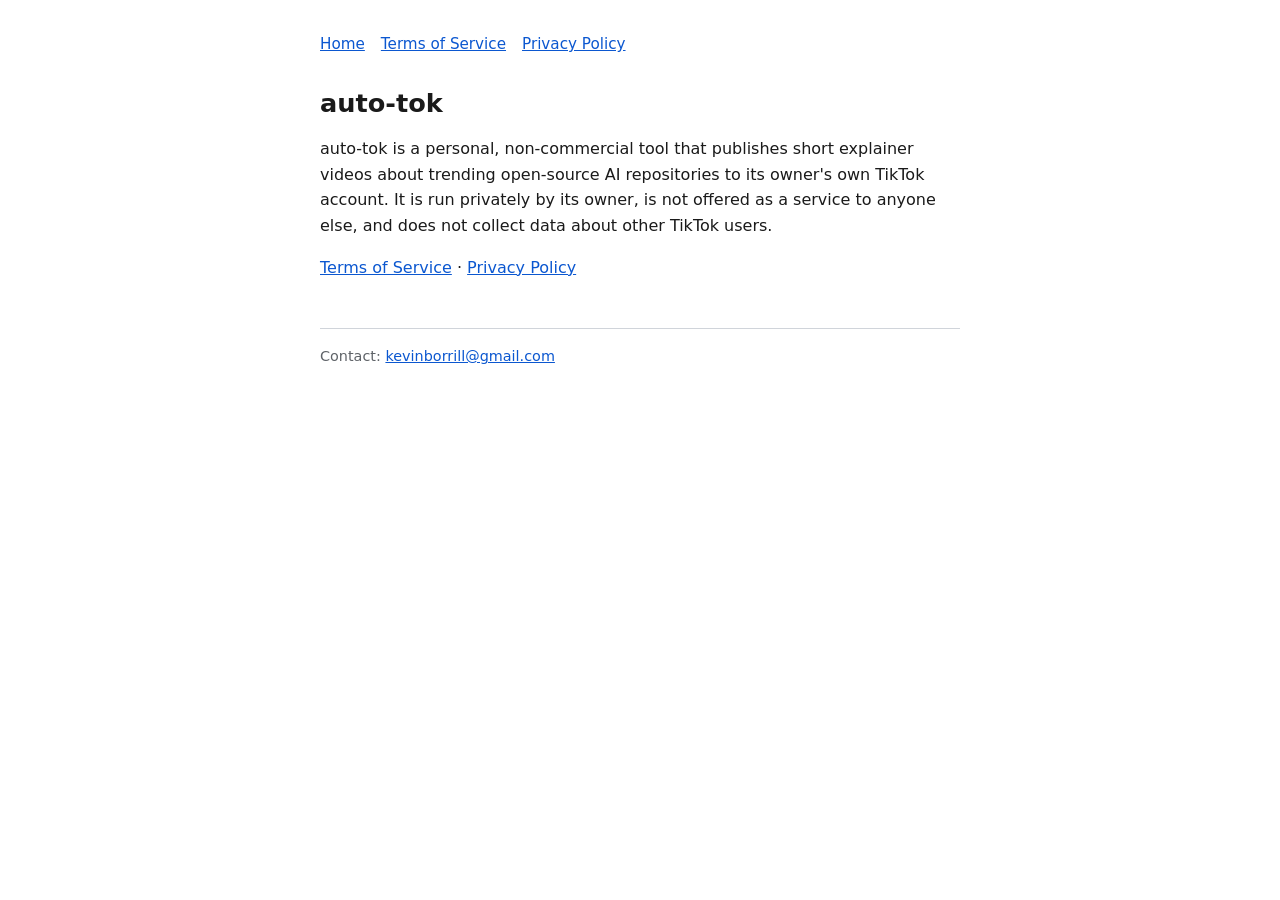
<file: index.html>
<!doctype html>
<html lang="en">
<head>
<meta charset="utf-8">
<meta name="viewport" content="width=device-width, initial-scale=1">
<title>auto-tok</title>
<link rel="stylesheet" href="style.css">
</head>
<body>
<main>
<nav><a href="./">Home</a><a href="terms.html">Terms of Service</a><a href="privacy.html">Privacy Policy</a></nav>
<h1>auto-tok</h1>
<p>auto-tok is a personal, non-commercial tool that publishes short explainer videos about trending open-source AI repositories to its owner's own TikTok account. It is run privately by its owner, is not offered as a service to anyone else, and does not collect data about other TikTok users.</p>
<p><a href="terms.html">Terms of Service</a> · <a href="privacy.html">Privacy Policy</a></p>
<footer class="muted">Contact: <a href="mailto:kevinborrill@gmail.com">kevinborrill@gmail.com</a></footer>
</main>
</body>
</html>
</file>
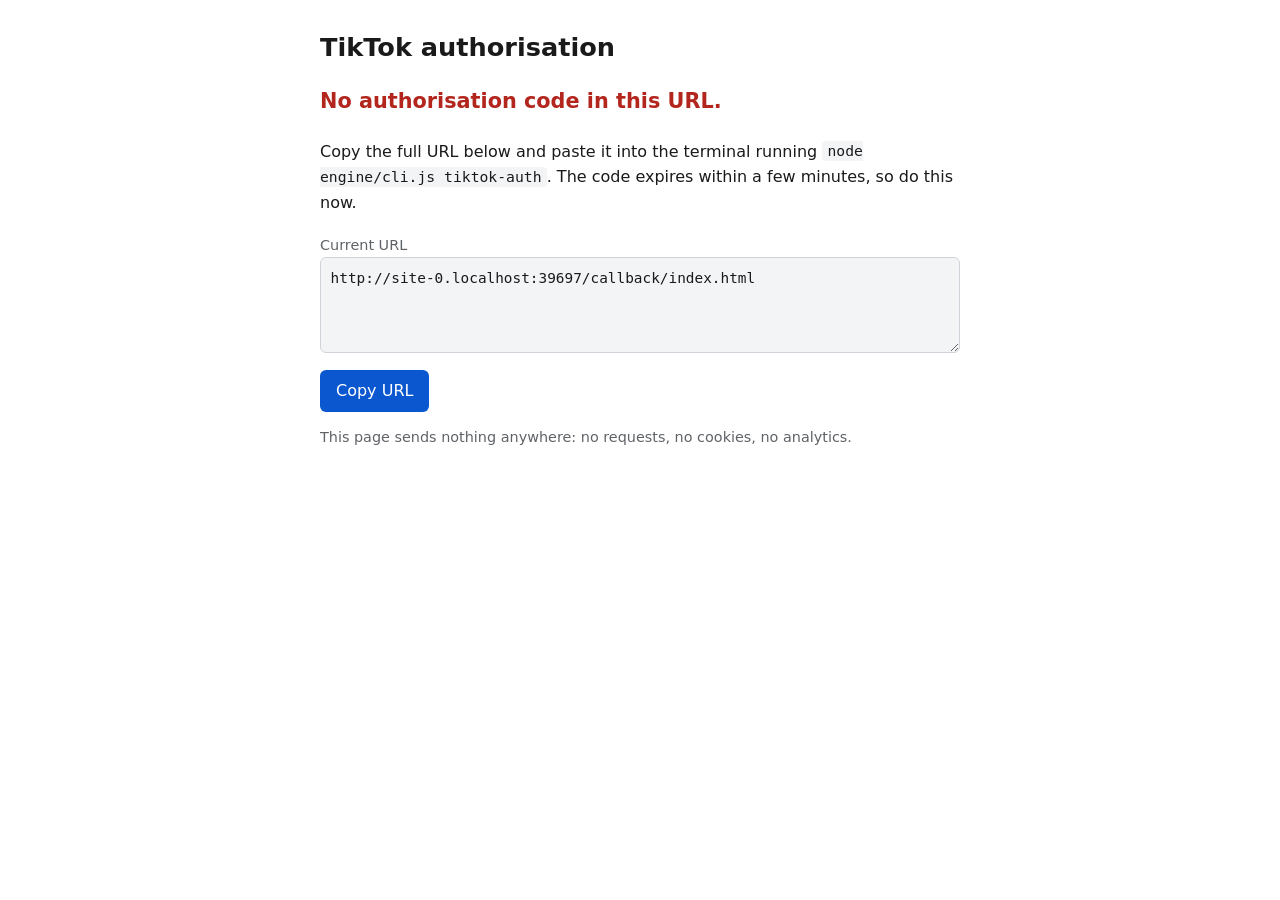
<file: callback/index.html>
<!doctype html>
<html lang="en">
<head>
<meta charset="utf-8">
<meta name="viewport" content="width=device-width, initial-scale=1">
<meta name="referrer" content="no-referrer">
<meta name="robots" content="noindex">
<title>auto-tok · TikTok authorisation</title>
<link rel="stylesheet" href="../style.css">
</head>
<body>
<main>
<h1>TikTok authorisation</h1>
<p id="status" class="status">Reading response…</p>
<p id="detail"></p>
<p>Copy the full URL below and paste it into the terminal running <code>node engine/cli.js tiktok-auth</code>. The code expires within a few minutes, so do this now.</p>
<label for="url" class="muted">Current URL</label>
<textarea id="url" readonly spellcheck="false"></textarea>
<button id="copy" type="button">Copy URL</button>
<span id="copied" class="muted" aria-live="polite"></span>
<p class="muted">This page sends nothing anywhere: no requests, no cookies, no analytics.</p>
</main>
<script>
(function () {
  var q = new URLSearchParams(window.location.search);
  var status = document.getElementById('status');
  var detail = document.getElementById('detail');
  var box = document.getElementById('url');
  box.value = window.location.href;
  if (q.get('error')) {
    status.textContent = 'Authorisation failed ✗';
    status.className = 'status err';
    detail.textContent = q.get('error') + (q.get('error_description') ? ': ' + q.get('error_description') : '');
  } else if (q.get('code')) {
    status.textContent = 'Authorized ✓';
    status.className = 'status ok';
  } else {
    status.textContent = 'No authorisation code in this URL.';
    status.className = 'status err';
  }
  document.getElementById('copy').addEventListener('click', function () {
    var note = document.getElementById('copied');
    function done() { note.textContent = ' Copied.'; }
    function fallback() { box.select(); document.execCommand('copy'); done(); }
    box.select();
    if (navigator.clipboard && navigator.clipboard.writeText) {
      navigator.clipboard.writeText(box.value).then(done, fallback);
    } else { fallback(); }
  });
})();
</script>
</body>
</html>
</file>
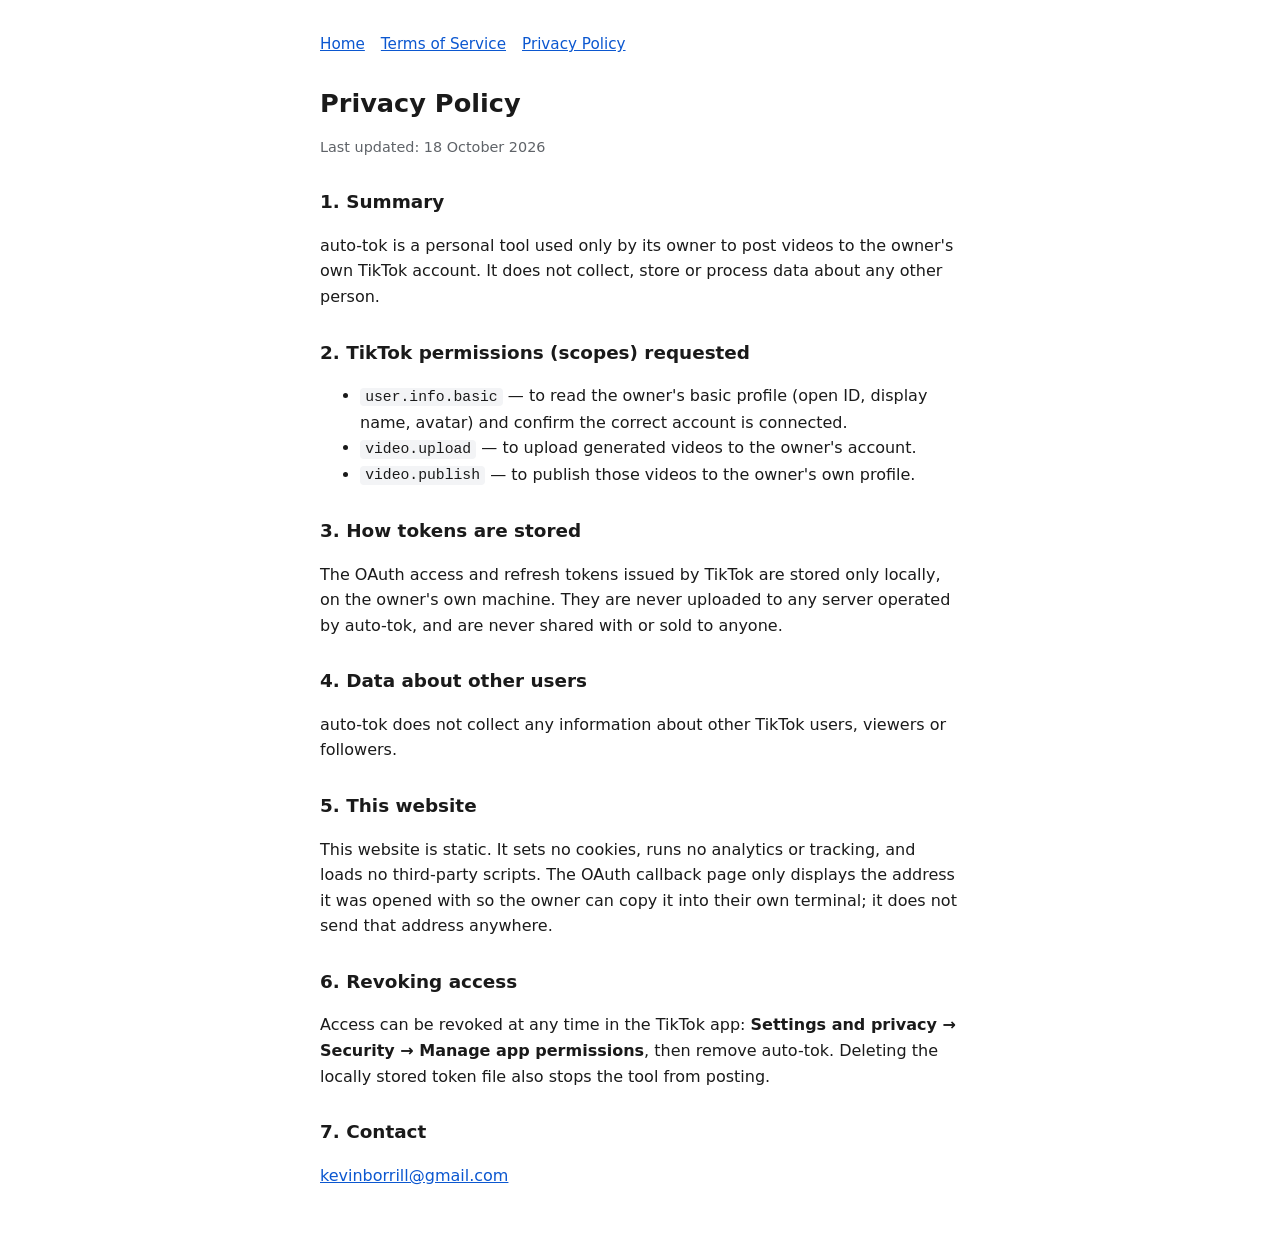
<file: privacy.html>
<!doctype html>
<html lang="en">
<head>
<meta charset="utf-8">
<meta name="viewport" content="width=device-width, initial-scale=1">
<title>Privacy Policy · auto-tok</title>
<link rel="stylesheet" href="style.css">
</head>
<body>
<main>
<nav><a href="./">Home</a><a href="terms.html">Terms of Service</a><a href="privacy.html">Privacy Policy</a></nav>
<h1>Privacy Policy</h1>
<p class="muted">Last updated: 18 October 2026</p>

<h2>1. Summary</h2>
<p>auto-tok is a personal tool used only by its owner to post videos to the owner's own TikTok account. It does not collect, store or process data about any other person.</p>

<h2>2. TikTok permissions (scopes) requested</h2>
<ul>
<li><code>user.info.basic</code> — to read the owner's basic profile (open ID, display name, avatar) and confirm the correct account is connected.</li>
<li><code>video.upload</code> — to upload generated videos to the owner's account.</li>
<li><code>video.publish</code> — to publish those videos to the owner's own profile.</li>
</ul>

<h2>3. How tokens are stored</h2>
<p>The OAuth access and refresh tokens issued by TikTok are stored only locally, on the owner's own machine. They are never uploaded to any server operated by auto-tok, and are never shared with or sold to anyone.</p>

<h2>4. Data about other users</h2>
<p>auto-tok does not collect any information about other TikTok users, viewers or followers.</p>

<h2>5. This website</h2>
<p>This website is static. It sets no cookies, runs no analytics or tracking, and loads no third-party scripts. The OAuth callback page only displays the address it was opened with so the owner can copy it into their own terminal; it does not send that address anywhere.</p>

<h2>6. Revoking access</h2>
<p>Access can be revoked at any time in the TikTok app: <strong>Settings and privacy → Security → Manage app permissions</strong>, then remove auto-tok. Deleting the locally stored token file also stops the tool from posting.</p>

<h2>7. Contact</h2>
<p><a href="mailto:kevinborrill@gmail.com">kevinborrill@gmail.com</a></p>
</main>
</body>
</html>
</file>
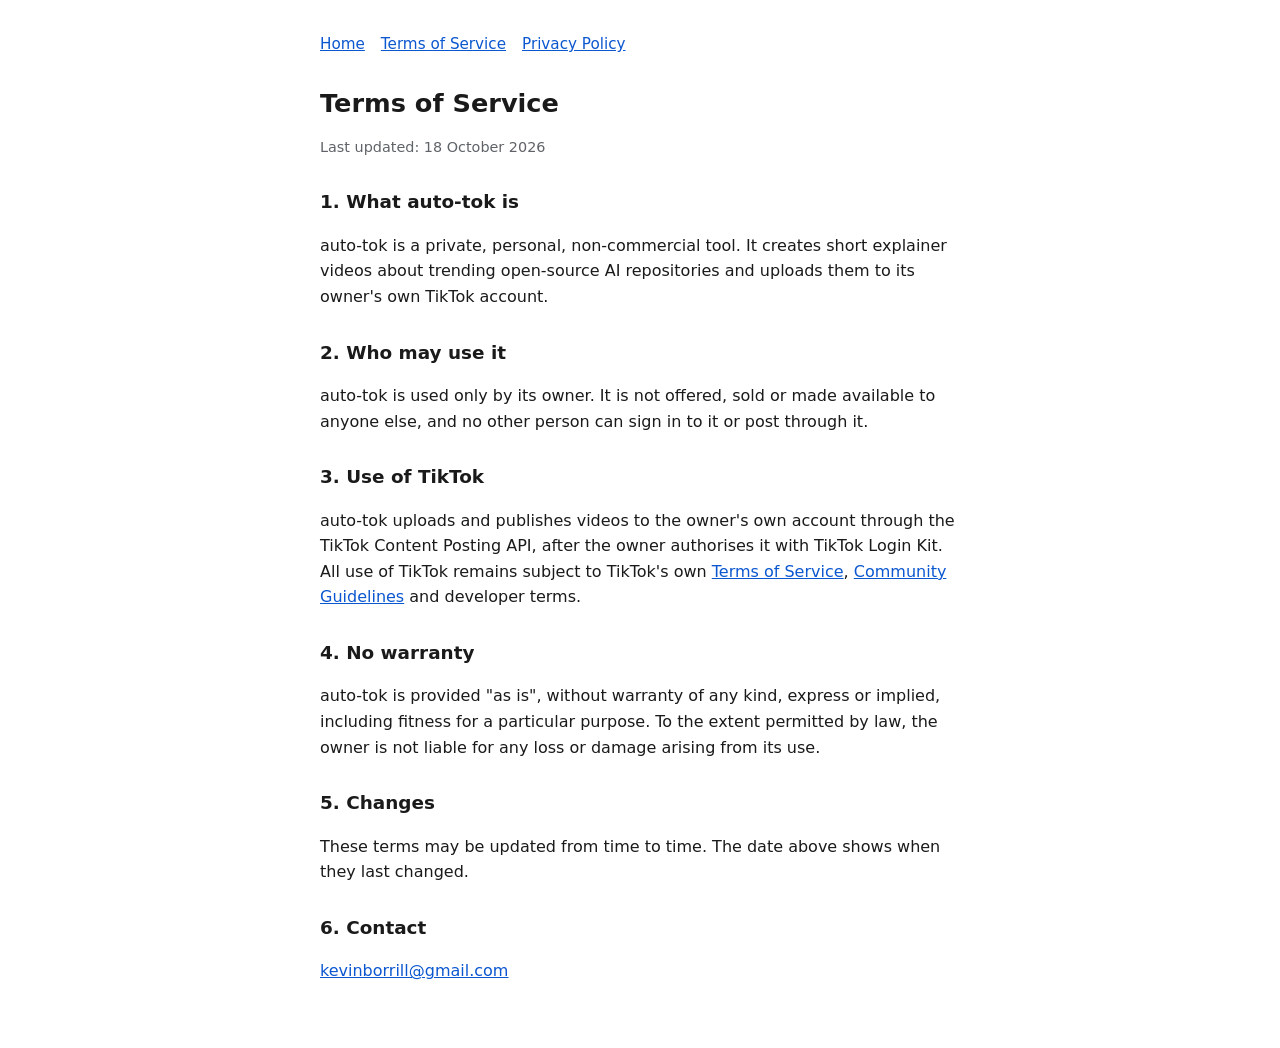
<file: terms.html>
<!doctype html>
<html lang="en">
<head>
<meta charset="utf-8">
<meta name="viewport" content="width=device-width, initial-scale=1">
<title>Terms of Service · auto-tok</title>
<link rel="stylesheet" href="style.css">
</head>
<body>
<main>
<nav><a href="./">Home</a><a href="terms.html">Terms of Service</a><a href="privacy.html">Privacy Policy</a></nav>
<h1>Terms of Service</h1>
<p class="muted">Last updated: 18 October 2026</p>

<h2>1. What auto-tok is</h2>
<p>auto-tok is a private, personal, non-commercial tool. It creates short explainer videos about trending open-source AI repositories and uploads them to its owner's own TikTok account.</p>

<h2>2. Who may use it</h2>
<p>auto-tok is used only by its owner. It is not offered, sold or made available to anyone else, and no other person can sign in to it or post through it.</p>

<h2>3. Use of TikTok</h2>
<p>auto-tok uploads and publishes videos to the owner's own account through the TikTok Content Posting API, after the owner authorises it with TikTok Login Kit. All use of TikTok remains subject to TikTok's own <a href="https://www.tiktok.com/legal/terms-of-service">Terms of Service</a>, <a href="https://www.tiktok.com/community-guidelines">Community Guidelines</a> and developer terms.</p>

<h2>4. No warranty</h2>
<p>auto-tok is provided "as is", without warranty of any kind, express or implied, including fitness for a particular purpose. To the extent permitted by law, the owner is not liable for any loss or damage arising from its use.</p>

<h2>5. Changes</h2>
<p>These terms may be updated from time to time. The date above shows when they last changed.</p>

<h2>6. Contact</h2>
<p><a href="mailto:kevinborrill@gmail.com">kevinborrill@gmail.com</a></p>
</main>
</body>
</html>
</file>
<file: style.css>
:root { color-scheme: light dark; --bg: #ffffff; --fg: #1a1a1a; --muted: #5f6368; --accent: #0b57d0; --on-accent: #ffffff; --border: #d0d4da; --ok: #137333; --err: #b3261e; --code-bg: #f3f4f6; }
@media (prefers-color-scheme: dark) {
  :root { --bg: #121212; --fg: #e8e8e8; --muted: #a0a4a8; --accent: #8ab4f8; --on-accent: #121212; --border: #3c4043; --ok: #81c995; --err: #f28b82; --code-bg: #1e1f22; }
}
* { box-sizing: border-box; }
body { margin: 0; background: var(--bg); color: var(--fg); font: 16px/1.6 system-ui, -apple-system, "Segoe UI", Roboto, sans-serif; }
main { max-width: 42rem; margin: 0 auto; padding: 2rem 1rem 3rem; }
h1 { font-size: 1.6rem; line-height: 1.25; margin: 0 0 1rem; }
h2 { font-size: 1.15rem; margin: 1.75rem 0 .5rem; }
a { color: var(--accent); }
nav { display: flex; gap: 1rem; flex-wrap: wrap; font-size: .95rem; margin-bottom: 2rem; }
.muted { color: var(--muted); font-size: .9rem; }
code { background: var(--code-bg); padding: .1em .35em; border-radius: 4px; font-size: .92em; overflow-wrap: anywhere; }
footer { margin-top: 3rem; padding-top: 1rem; border-top: 1px solid var(--border); }
textarea { width: 100%; min-height: 6rem; padding: .6rem; font: .9rem/1.4 ui-monospace, Consolas, monospace; color: var(--fg); background: var(--code-bg); border: 1px solid var(--border); border-radius: 6px; resize: vertical; word-break: break-all; }
button { margin-top: .6rem; padding: .5rem 1rem; font: inherit; color: var(--on-accent); background: var(--accent); border: 0; border-radius: 6px; cursor: pointer; }
.status { font-size: 1.3rem; font-weight: 600; }
.ok { color: var(--ok); }
.err { color: var(--err); }
</file>
